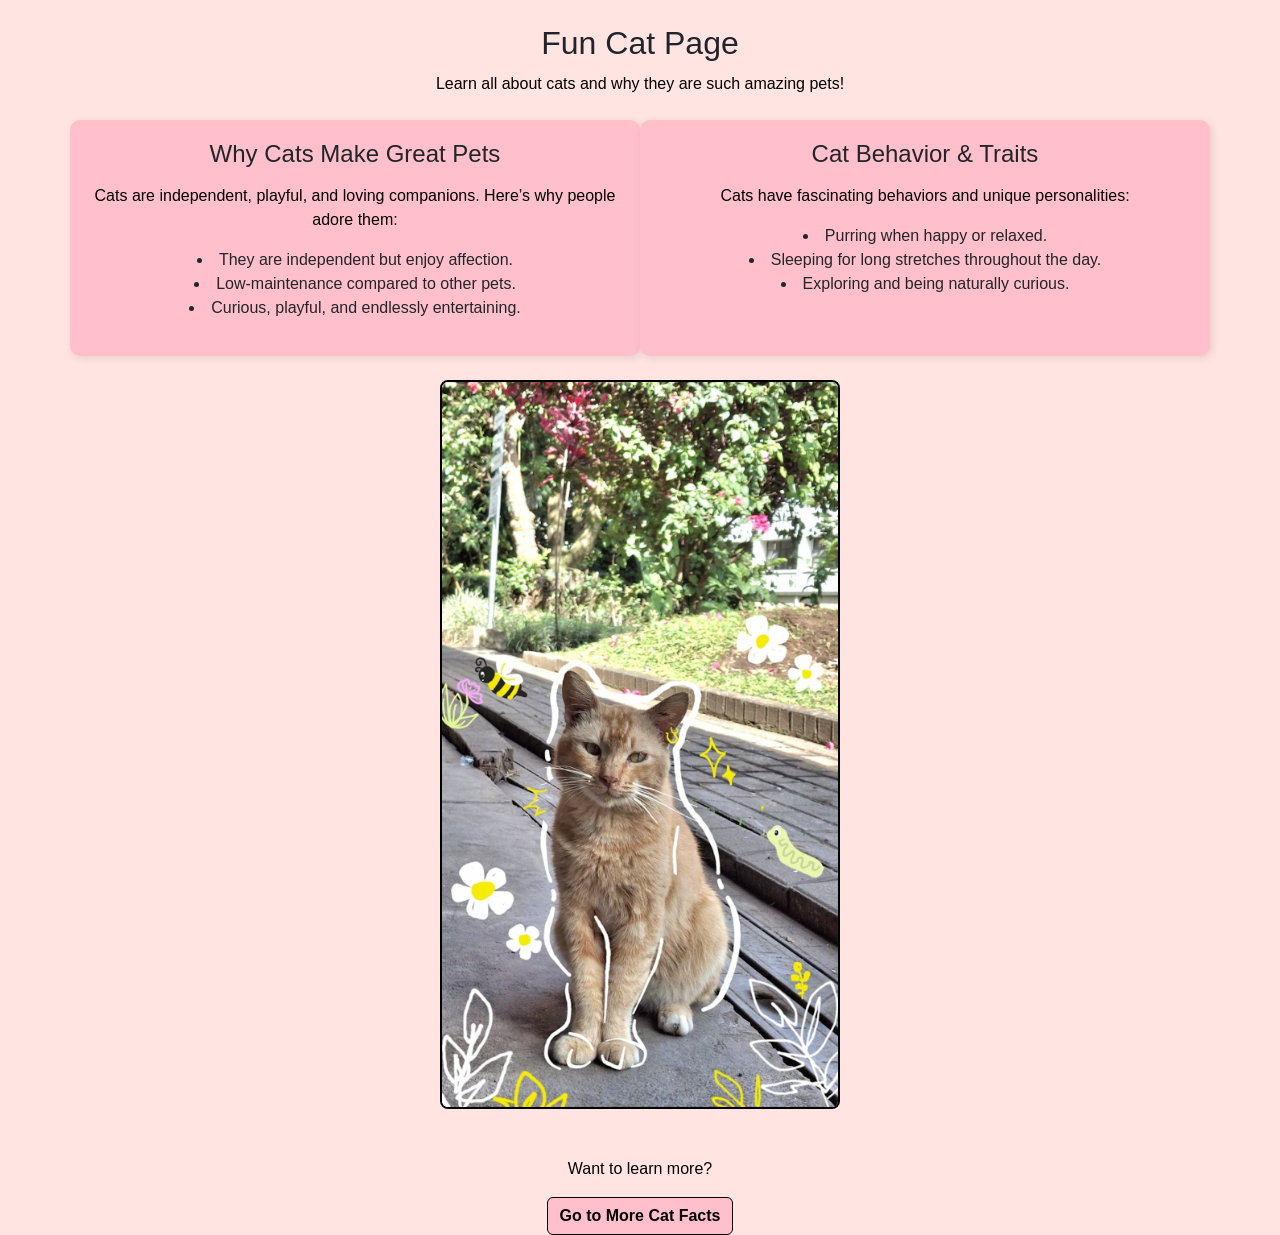
<file: index.html>
<!DOCTYPE html>
<html lang="en">
<head>
    <meta charset="UTF-8">
    <meta name="viewport" content="width=device-width, initial-scale=1.0">
    <title>Fun Cat Page</title>
    <!-- Bootstrap CSS -->
    <link href="https://cdn.jsdelivr.net/npm/bootstrap@5.3.3/dist/css/bootstrap.min.css" rel="stylesheet">
    <!-- Link to external CSS -->
    <link rel="stylesheet" href="./css/style.css">
</head>
<body>
    <div class="container mt-4">

        <!-- Header -->
        <header class="text-center mb-4">
            <h1>Fun Cat Page</h1>
            <p>Learn all about cats and why they are such amazing pets!</p>
        </header>

        <!-- Main content -->
        <main role="main">
            <div class="row">

                <!-- Why Cats Make Great Pets -->
                <section id="why-cats" class="col-md-6 mb-4 text-center">
                    <h2>Why Cats Make Great Pets</h2>
                    <p>Cats are independent, playful, and loving companions. Here’s why people adore them:</p>
                    <ul>
                        <li>They are independent but enjoy affection.</li>
                        <li>Low-maintenance compared to other pets.</li>
                        <li>Curious, playful, and endlessly entertaining.</li>
                    </ul>
                </section>

                <!-- Cat Behavior & Traits -->
                <section id="cat-behavior" class="col-md-6 mb-4 text-center">
                    <h2>Cat Behavior & Traits</h2>
                    <p>Cats have fascinating behaviors and unique personalities:</p>
                    <ul>
                        <li>Purring when happy or relaxed.</li>
                        <li>Sleeping for long stretches throughout the day.</li>
                        <li>Exploring and being naturally curious.</li>
                    </ul>
                </section>

            </div>

            <!-- Cat Image Row -->
            <div class="row mb-4 justify-content-center">
                <div class="col-md-6 text-center">
                    <img src="images/CuteCat2.png" 
                         alt="A cute orange cat outside among flowers and leaves with doodles around it" 
                         class="img-fluid cat-image">
                </div>
            </div>
        </main>

        <!-- Footer -->
        <footer class="mt-5 text-center">
            <p>Want to learn more?</p>
            <a href="page2.html" class="btn btn-primary" aria-label="Go to More Cat Facts">Go to More Cat Facts</a> 
        </footer>

    </div>
</body>
</html>
</file>
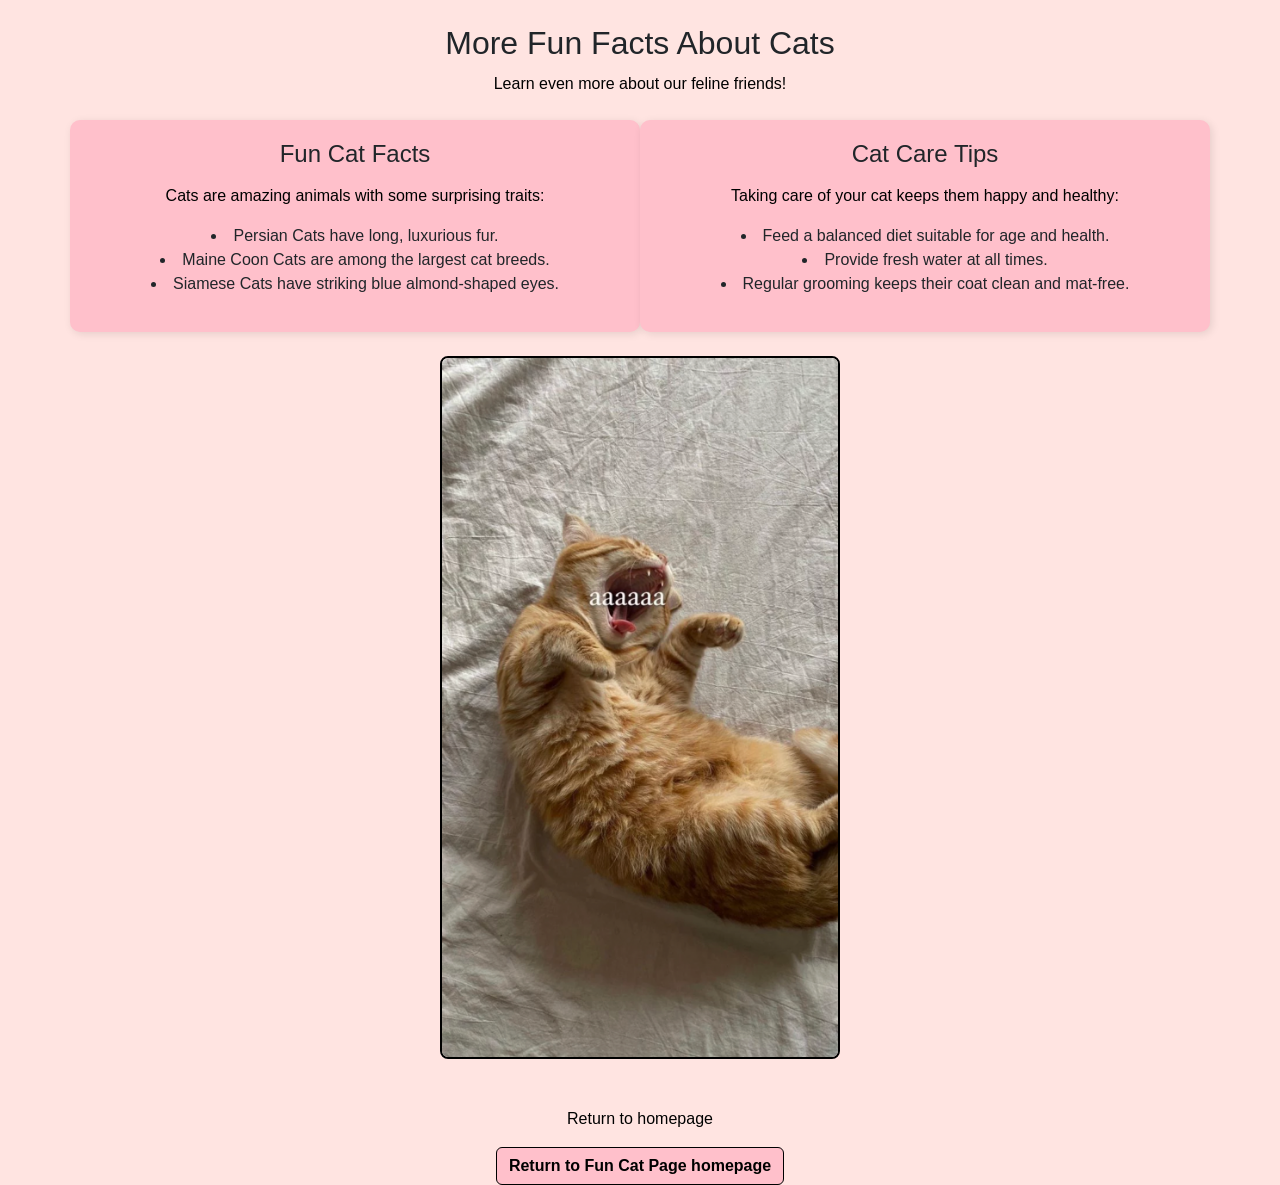
<file: page2.html>
<!DOCTYPE html>
<html lang="en">
<head>
    <meta charset="UTF-8">
    <meta name="viewport" content="width=device-width, initial-scale=1.0">
    <title>Fun Cat Page - More Cats</title>
    <!-- Bootstrap CSS -->
    <link href="https://cdn.jsdelivr.net/npm/bootstrap@5.3.3/dist/css/bootstrap.min.css" rel="stylesheet">
    <!-- Link to external CSS -->
    <link rel="stylesheet" href="./css/style.css">
</head>
<body>
    <div class="container mt-4">

        <!-- Header -->
        <header class="text-center mb-4">
            <h1>More Fun Facts About Cats</h1>
            <p>Learn even more about our feline friends!</p>
        </header>

        <!-- Main content -->
        <main role="main">
            <div class="row">

                <!-- Fun Cat Facts -->
                <section id="fun-facts" class="col-md-6 mb-4 text-center">
                    <h2>Fun Cat Facts</h2>
                    <p>Cats are amazing animals with some surprising traits:</p>
                    <ul>
                        <li>Persian Cats have long, luxurious fur.</li>
                        <li>Maine Coon Cats are among the largest cat breeds.</li>
                        <li>Siamese Cats have striking blue almond-shaped eyes.</li>
                    </ul>
                </section>

                <!-- Cat Care Tips -->
                <section id="care-tips" class="col-md-6 mb-4 text-center">
                    <h2>Cat Care Tips</h2>
                    <p>Taking care of your cat keeps them happy and healthy:</p>
                    <ul>
                        <li>Feed a balanced diet suitable for age and health.</li>
                        <li>Provide fresh water at all times.</li>
                        <li>Regular grooming keeps their coat clean and mat-free.</li>
                    </ul>
                </section>

            </div>

            <!-- Cat Image Row -->
            <div class="row mb-4 justify-content-center">
                <div class="col-md-6 text-center">
                    <img src="images/CuteCat.png" 
                         alt="Orange cat yawning while lying on some sheets" 
                         class="img-fluid cat-image">
                </div>
            </div>
        </main>

        <!-- Footer -->
        <footer class="mt-5 text-center">
            <p>Return to homepage</p>
            <a href="index.html" class="btn btn-primary" aria-label="Return to Fun Cat Page homepage">Return to Fun Cat Page homepage</a> 
        </footer>

    </div>
</body>
</html>
</file>
<file: css/style.css>
/* Fonts & Body */
body {
    background-color: mistyrose;
    font-family: Verdana, Geneva, Tahoma, sans-serif;
    margin: 0;
    padding: 0;
}

/* Paragraphs */
p {
    color: black;
    text-align: center;
    line-height: 1.5;
}

/* Headings */
h1 {
    font-size: 32px;
    margin-bottom: 10px;
}

h2 {
    font-size: 24px;
    margin-bottom: 15px;
}

/* Sections */
#why-cats, #cat-behavior, #fun-facts, #care-tips {
    background-color: pink;
    padding: 20px;
    border-radius: 10px;
    box-shadow: 2px 2px 8px rgba(0,0,0,0.1);
    margin-bottom: 20px;
}

/* Images */
.cat-image {
    width: 100%;
    max-width: 400px;
    height: auto;
    border-radius: 8px;
    border: 2px solid black;
}

/* Buttons */
a.btn-primary {
    background-color: pink;
    color: black;
    border: 1px solid black;
    font-weight: bold;
}

a.btn-primary:hover {
    background-color: mistyrose;
    color: black;
}

/* Lists */
ul {
    text-align: center;
    padding-left: 0;
    list-style-position: inside;
}

/* Responsive adjustments */
@media (max-width: 768px) {
    #why-cats, #cat-behavior, #fun-facts, #care-tips {
        text-align: center;
        margin-left: auto;
        margin-right: auto;
    }

    .cat-image {
        max-width: 100%;
    }
}
</file>
